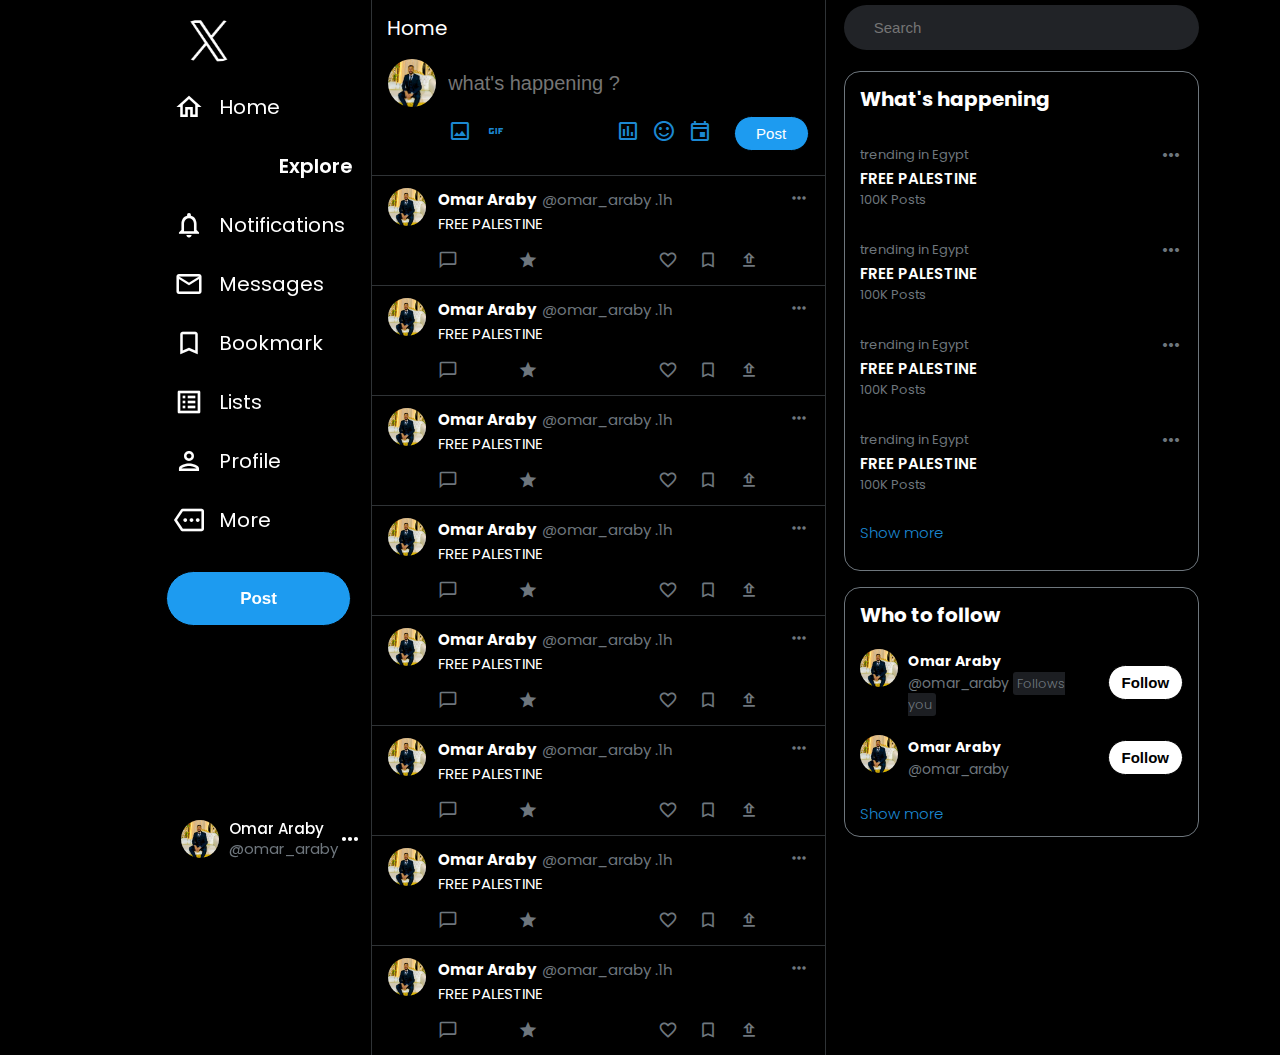
<file: X Clone/index.html>
<!DOCTYPE html>
<html lang="en">
<head>
    <meta charset="UTF-8">
    <meta http-equiv="X-UA-Compatible" content="IE=edge">
    <meta name="viewport" content="width=device-width, initial-scale=1.0">
    <link href="https://fonts.googleapis.com/css?family=Material+Icons|Material+Icons+Outlined|Material+Icons+Two+Tone|Material+Icons+Round|Material+Icons+Sharp" rel="stylesheet">
    <link rel="stylesheet" href="style.css">
    <link rel="icon" type="image/x-icon" href="images/favicon.png">
    <link href="">
    <title>X Clone</title>
</head>
<body>
    <header>
        <div class="nav-links">
            <a href="">
                <img class="logo" src="images/twitter-x.jpeg" alt="X Logo">
            </a>
              <a href="">
                <i class="material-icons-outlined">home</i>
                <span>Home</span>
            </a>
            </a>
              <a href="">
                <i class="material-icons-outlined">tag</i>
                <span style="font-weight: 600;">Explore</span>
            </a>
            <a href="">
                <i class="material-icons-outlined">notifications</i>
                <span>Notifications</span>
            </a>
            <a href="">
                <i class="material-icons-outlined">email</i>
                <span>Messages</span>
            </a>
            <a href="">
                <i class="material-icons-outlined">bookmark_border</i>
                <span>Bookmark</span>
            </a>
            <a href="">
                <i class="material-icons-outlined">list_alt</i>
                <span>Lists</span>
            </a>
            <a href="">
                <i class="material-icons-outlined">person</i>
                <span>Profile</span>
            </a>
            <a href="">
                <i class="material-icons-outlined">more</i>
                <span>More</span>
            </a>
            <button class="tweet-button">
                Post
            </button>
        </div>
        <div class="main-account">
            <a href="">
                <img class="tweet-img" src="images/profile.jpeg" alt="profile_image">
                <div class="account-details">
                    <span class="account-name">Omar Araby</span>
                    <span class="account-handle">@omar_araby</span>
                </div>
                <i class="material-icons-outlined">more_horiz</i>
            </a>
        </div>
    </header>

    <main>
        <div class="main-flex">
            <div class="main-feed">
                <div class="home-bar">
                    <span>Home</span>
                    <i class="material-icons-outlined">auto_awesome</i>
                </div>
                <div class="new-tweet">
                    <img class="tweet-img" src="images/profile.jpeg" alt="profile_image">
                    <div class="new-tweet-details">
                        <input type="text" name="" placeholder="what's happening ?">
                        <div class="new-tweet-actions">
                            <ul>
                                <li>
                                    <i class="material-icons-outlined">image</i>
                                </li>
                                 <li>
                                    <i class="material-icons-outlined">gif_box</i>
                                </li>
                                 <li>
                                    <i class="material-icons-outlined">poll</i>
                                </li>
                                 <li>
                                    <i class="material-icons-outlined">sentiment_satisfied</i>
                                </li>
                                 <li>
                                    <i class="material-icons-outlined">event</i>
                                </li>
                            </ul>
                            <button class="tweet-button">Post</button>
                        </div>
                    </div>
                </div>
                <div class="feed-tweet">
                    <img class="tweet-img" src="images/profile.jpeg" alt="profile_image">
                    <div class="feed-tweet-details">
                        <div class="tweeter-details">
                            <a class="tweeter-name">
                                Omar Araby
                                <span class="tweeter-handle">@omar_araby .1h</span>
                            </a>
                            <i class="material-icons-outlined">more_horiz</i>
                        </div>
                        <div class="tweet-text">
                            <p>FREE PALESTINE</p>
                        </div>
                        <div class="tweet-icons">
                            <i class="material-icons-outlined">chat_bubble_outline</i>
                            <i class="material-icons-outlined">restart_alt</i>
                            <i class="material-icons-outlined">favorite_border</i>
                            <i class="material-icons-outlined">bookmark_border</i>
                            <i class="material-icons-outlined">upload</i>
                        </div>
                    </div>
                </div>
                <div class="feed-tweet">
                    <img class="tweet-img" src="images/profile.jpeg" alt="profile_image">
                    <div class="feed-tweet-details">
                        <div class="tweeter-details">
                            <a class="tweeter-name">
                                Omar Araby
                                <span class="tweeter-handle">@omar_araby .1h</span>
                            </a>
                            <i class="material-icons-outlined">more_horiz</i>
                        </div>
                        <div class="tweet-text">
                            <p>FREE PALESTINE</p>
                        </div>
                        <div class="tweet-icons">
                            <i class="material-icons-outlined">chat_bubble_outline</i>
                            <i class="material-icons-outlined">restart_alt</i>
                            <i class="material-icons-outlined">favorite_border</i>
                            <i class="material-icons-outlined">bookmark_border</i>
                            <i class="material-icons-outlined">upload</i>
                        </div>
                    </div>
                </div>
                <div class="feed-tweet">
                    <img class="tweet-img" src="images/profile.jpeg" alt="profile_image">
                    <div class="feed-tweet-details">
                        <div class="tweeter-details">
                            <a class="tweeter-name">
                                Omar Araby
                                <span class="tweeter-handle">@omar_araby .1h</span>
                            </a>
                            <i class="material-icons-outlined">more_horiz</i>
                        </div>
                        <div class="tweet-text">
                            <p>FREE PALESTINE</p>
                        </div>
                        <div class="tweet-icons">
                            <i class="material-icons-outlined">chat_bubble_outline</i>
                            <i class="material-icons-outlined">restart_alt</i>
                            <i class="material-icons-outlined">favorite_border</i>
                            <i class="material-icons-outlined">bookmark_border</i>
                            <i class="material-icons-outlined">upload</i>
                        </div>
                    </div>
                </div>
                <div class="feed-tweet">
                    <img class="tweet-img" src="images/profile.jpeg" alt="profile_image">
                    <div class="feed-tweet-details">
                        <div class="tweeter-details">
                            <a class="tweeter-name">
                                Omar Araby
                                <span class="tweeter-handle">@omar_araby .1h</span>
                            </a>
                            <i class="material-icons-outlined">more_horiz</i>
                        </div>
                        <div class="tweet-text">
                            <p>FREE PALESTINE</p>
                        </div>
                        <div class="tweet-icons">
                            <i class="material-icons-outlined">chat_bubble_outline</i>
                            <i class="material-icons-outlined">restart_alt</i>
                            <i class="material-icons-outlined">favorite_border</i>
                            <i class="material-icons-outlined">bookmark_border</i>
                            <i class="material-icons-outlined">upload</i>
                        </div>
                    </div>
                </div>
                <div class="feed-tweet">
                    <img class="tweet-img" src="images/profile.jpeg" alt="profile_image">
                    <div class="feed-tweet-details">
                        <div class="tweeter-details">
                            <a class="tweeter-name">
                                Omar Araby
                                <span class="tweeter-handle">@omar_araby .1h</span>
                            </a>
                            <i class="material-icons-outlined">more_horiz</i>
                        </div>
                        <div class="tweet-text">
                            <p>FREE PALESTINE</p>
                        </div>
                        <div class="tweet-icons">
                            <i class="material-icons-outlined">chat_bubble_outline</i>
                            <i class="material-icons-outlined">restart_alt</i>
                            <i class="material-icons-outlined">favorite_border</i>
                            <i class="material-icons-outlined">bookmark_border</i>
                            <i class="material-icons-outlined">upload</i>
                        </div>
                    </div>
                </div>
                <div class="feed-tweet">
                    <img class="tweet-img" src="images/profile.jpeg" alt="profile_image">
                    <div class="feed-tweet-details">
                        <div class="tweeter-details">
                            <a class="tweeter-name">
                                Omar Araby
                                <span class="tweeter-handle">@omar_araby .1h</span>
                            </a>
                            <i class="material-icons-outlined">more_horiz</i>
                        </div>
                        <div class="tweet-text">
                            <p>FREE PALESTINE</p>
                        </div>
                        <div class="tweet-icons">
                            <i class="material-icons-outlined">chat_bubble_outline</i>
                            <i class="material-icons-outlined">restart_alt</i>
                            <i class="material-icons-outlined">favorite_border</i>
                            <i class="material-icons-outlined">bookmark_border</i>
                            <i class="material-icons-outlined">upload</i>
                        </div>
                    </div>
                </div>
                <div class="feed-tweet">
                    <img class="tweet-img" src="images/profile.jpeg" alt="profile_image">
                    <div class="feed-tweet-details">
                        <div class="tweeter-details">
                            <a class="tweeter-name">
                                Omar Araby
                                <span class="tweeter-handle">@omar_araby .1h</span>
                            </a>
                            <i class="material-icons-outlined">more_horiz</i>
                        </div>
                        <div class="tweet-text">
                            <p>FREE PALESTINE</p>
                        </div>
                        <div class="tweet-icons">
                            <i class="material-icons-outlined">chat_bubble_outline</i>
                            <i class="material-icons-outlined">restart_alt</i>
                            <i class="material-icons-outlined">favorite_border</i>
                            <i class="material-icons-outlined">bookmark_border</i>
                            <i class="material-icons-outlined">upload</i>
                        </div>
                    </div>
                </div>
                <div class="feed-tweet">
                    <img class="tweet-img" src="images/profile.jpeg" alt="profile_image">
                    <div class="feed-tweet-details">
                        <div class="tweeter-details">
                            <a class="tweeter-name">
                                Omar Araby
                                <span class="tweeter-handle">@omar_araby .1h</span>
                            </a>
                            <i class="material-icons-outlined">more_horiz</i>
                        </div>
                        <div class="tweet-text">
                            <p>FREE PALESTINE</p>
                        </div>
                        <div class="tweet-icons">
                            <i class="material-icons-outlined">chat_bubble_outline</i>
                            <i class="material-icons-outlined">restart_alt</i>
                            <i class="material-icons-outlined">favorite_border</i>
                            <i class="material-icons-outlined">bookmark_border</i>
                            <i class="material-icons-outlined">upload</i>
                        </div>
                    </div>
                </div>

            </div>
            <div class="side-feed">
                <div class="search">
                    <input type="text" name="" placeholder="Search">
                </div>
                <div class="trending">
                    <h1 class="h1-tittle">What's happening</h1>
                    <div class="trending-item">
                        <div class="item-category">
                            <span>trending in Egypt</span>
                            <i class="material-icons-outlined">more_horiz</i>
                        </div>
                        <p>FREE PALESTINE</p>
                        <span>100K Posts</span>
                    </div>
                    <div class="trending-item">
                        <div class="item-category">
                            <span>trending in Egypt</span>
                            <i class="material-icons-outlined">more_horiz</i>
                        </div>
                        <p>FREE PALESTINE</p>
                        <span>100K Posts</span>
                    </div>
                    <div class="trending-item">
                        <div class="item-category">
                            <span>trending in Egypt</span>
                            <i class="material-icons-outlined">more_horiz</i>
                        </div>
                        <p>FREE PALESTINE</p>
                        <span>100K Posts</span>
                    </div>


                    <div class="trending-item">
                        <div class="item-category">
                            <span>trending in Egypt</span>
                            <i class="material-icons-outlined">more_horiz</i>
                        </div>
                        <p>FREE PALESTINE</p>
                        <span>100K Posts</span>
                    </div>
                    <a href="" class="show-more">Show more</a>
                </div>

                <div class="follow">
                    <h1 class="h1-tittle">Who to follow</h1>
                    <div class="follow-profile">
                        <div class="follow-container">
                            <img class="tweet-img" src="images/profile.jpeg" alt="profile_image">
                            <div class="follow-details">
                                <a href="">Omar Araby</a>
                                <span>@omar_araby <span id="follows">Follows you</span></span>
                            </div>
                        </div>
                        <button class="tweet-button">Follow</button>
                    </div>
                    <div class="follow-profile">
                        <div class="follow-container">
                            <img class="tweet-img" src="images/profile.jpeg" alt="profile_image">
                            <div class="follow-details">
                                <a href="">Omar Araby</a>
                                <span>@omar_araby</span>
                            </div>
                        </div>
                        <button class="tweet-button">Follow</button>
                    </div>
                    <a href="" class="show-more">Show more</a>
                </div>
            </div>
        </div>

    </main>


</body>
</html>
</file>
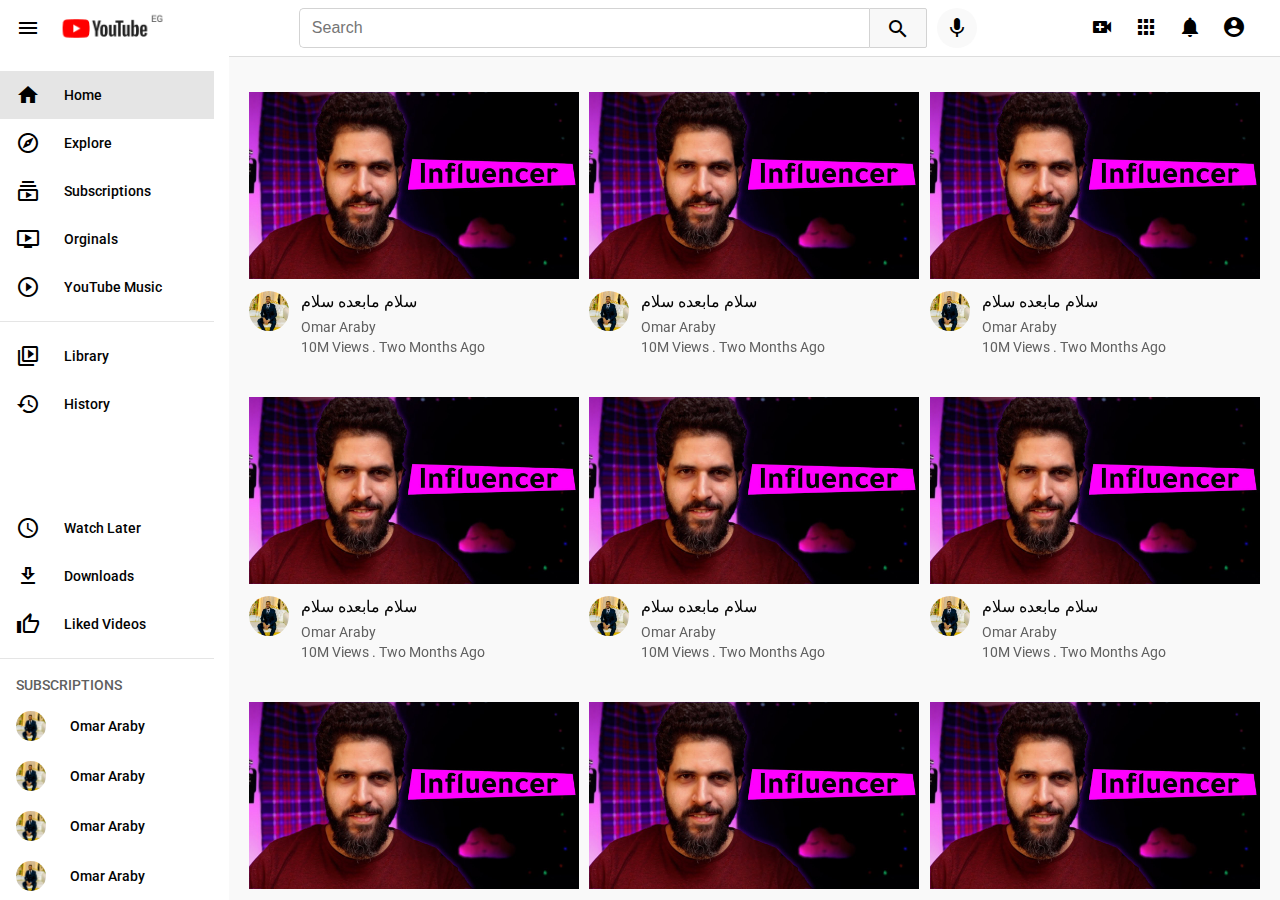
<file: YouTube Clone/index.html>
<!DOCTYPE html>
<html lang="en">
<head>
    <meta charset="UTF-8">
    <meta http-equiv="X-UA-Compatible" content="IE=edge">
    <meta name="viewport" content="width=device-width, initial-scale=1.0">
    <link href="https://fonts.googleapis.com/css?family=Material+Icons|Material+Icons+Outlined|Material+Icons+Two+Tone|Material+Icons+Round|Material+Icons+Sharp" rel="stylesheet">
    <link rel="stylesheet" href="style.css">
    <title>Youtube Clone</title>
</head>
<body>
    <header>
        <div class="left-section">
            <i class="material-icons logo">menu</i>
            <img src="images/youtube-logo.png">


        </div>


        <div class="mid-section">
            <form action="">
                <input type="text" placeholder="Search">
                <button><i class="material-icons">search</i></button>
            </form>
            <i class="material-icons mic">mic</i>
        </div>
        <div class="right-section">
            <a href=""><i class="material-icons">video_call</i></a>
            <a href=""><i class="material-icons">apps</i></a>
            <a href=""><i class="material-icons">notifications</i></a>
            <a href=""><i class="material-icons">account_circle</i></a>
        </div>
    </header>

    <div class="content-area">
        <aside>
            <nav>
                <a href=""  class="nav-link active">
                    <i class="material-icons">home</i>
                    <span id="active-span">Home</span>
                </a>
                <a href=""  class="nav-link">
                    <i class="material-icons-outlined">explore</i>
                    <span>Explore</span>
                </a>
                    <a href=""  class="nav-link">
                    <i class="material-icons-outlined">subscriptions</i>
                    <span>Subscriptions</span>
                </a>
                    <a href=""  class="nav-link">
                    <i class="material-icons-outlined">ondemand_video</i>
                    <span>Orginals</span>
                </a>
                    <a href=""  class="nav-link">
                    <i class="material-icons">play_circle_outline</i>
                    <span>YouTube Music</span>
                </a>
                <hr>
                <a href=""  class="nav-link">
                    <i class="material-icons-outlined">video_library</i>
                    <span>Library</span>
                </a>
                <a href=""  class="nav-link">
                    <i class="material-icons">history</i>
                    <span>History</span>
                </a>
                <a href=""  class="nav-link">
                    <i class="material-icons-outlined">smart_display</i>
                    <span>Your Videos</span>
                </a>
                <a href=""  class="nav-link">
                    <i class="material-icons-outlined">watch_later</i>
                    <span>Watch Later </span>
                </a>
                <a href=""  class="nav-link">
                    <i class="material-icons-outlined">download</i>
                    <span>Downloads</span>
                </a>
                <a href=""  class="nav-link">
                    <i class="material-icons-outlined">thumb_up</i>
                    <span>Liked Videos</span>
                </a>
                <hr>
                <p>Subscriptions</p>
                <a href=""  class="nav-link">
                    <img class="channel-img" src="images/profile.jpeg">
                    <span>Omar Araby</span>
                </a>
                <a href=""  class="nav-link">
                    <img class="channel-img" src="images/profile.jpeg">
                    <span>Omar Araby</span>
                </a>
                <a href=""  class="nav-link">
                    <img class="channel-img" src="images/profile.jpeg">
                    <span>Omar Araby</span>
                </a>
                <a href=""  class="nav-link">
                    <img class="channel-img" src="images/profile.jpeg">
                    <span>Omar Araby</span>
                </a>
                <a href=""  class="nav-link">
                    <img class="channel-img" src="images/profile.jpeg">
                    <span>Omar Araby</span>
                </a>
            </nav>
        </aside>

        <main>
            <div class="videos-container">
                <div class="video">
                    <div class="thumbnail">
                        <img src="images/video1.jpeg">
                    </div>
                    <div class="video-details">
                        <div class="creator-img">
                            <img src="images/profile.jpeg">
                        </div>
                        <div class="title">
                            <a href="" class="video-title">
                                سلام مابعده سلام
                            </a>
                            <a href="" class="video-creator">
                                Omar Araby
                            </a>
                            <span>10M Views . Two Months Ago</span>
                        </div>
                    </div>
                </div>
                <div class="video">
                    <div class="thumbnail">
                        <img src="images/video1.jpeg">
                    </div>
                    <div class="video-details">
                        <div class="creator-img">
                            <img src="images/profile.jpeg">
                        </div>
                        <div class="title">
                            <a href="" class="video-title">
                                سلام مابعده سلام
                            </a>
                            <a href="" class="video-creator">
                                Omar Araby
                            </a>
                            <span>10M Views . Two Months Ago</span>
                        </div>
                    </div>
                </div>
                <div class="video">
                    <div class="thumbnail">
                        <img src="images/video1.jpeg">
                    </div>
                    <div class="video-details">
                        <div class="creator-img">
                            <img src="images/profile.jpeg">
                        </div>
                        <div class="title">
                            <a href="" class="video-title">
                                سلام مابعده سلام
                            </a>
                            <a href="" class="video-creator">
                                Omar Araby
                            </a>
                            <span>10M Views . Two Months Ago</span>
                        </div>
                    </div>
                </div>
                <div class="video">
                    <div class="thumbnail">
                        <img src="images/video1.jpeg">
                    </div>
                    <div class="video-details">
                        <div class="creator-img">
                            <img src="images/profile.jpeg">
                        </div>
                        <div class="title">
                            <a href="" class="video-title">
                                سلام مابعده سلام
                            </a>
                            <a href="" class="video-creator">
                                Omar Araby
                            </a>
                            <span>10M Views . Two Months Ago</span>
                        </div>
                    </div>
                </div>
                <div class="video">
                    <div class="thumbnail">
                        <img src="images/video1.jpeg">
                    </div>
                    <div class="video-details">
                        <div class="creator-img">
                            <img src="images/profile.jpeg">
                        </div>
                        <div class="title">
                            <a href="" class="video-title">
                                سلام مابعده سلام
                            </a>
                            <a href="" class="video-creator">
                                Omar Araby
                            </a>
                            <span>10M Views . Two Months Ago</span>
                        </div>
                    </div>
                </div>
                <div class="video">
                    <div class="thumbnail">
                        <img src="images/video1.jpeg">
                    </div>
                    <div class="video-details">
                        <div class="creator-img">
                            <img src="images/profile.jpeg">
                        </div>
                        <div class="title">
                            <a href="" class="video-title">
                                سلام مابعده سلام
                            </a>
                            <a href="" class="video-creator">
                                Omar Araby
                            </a>
                            <span>10M Views . Two Months Ago</span>
                        </div>
                    </div>
                </div>
                <div class="video">
                    <div class="thumbnail">
                        <img src="images/video1.jpeg">
                    </div>
                    <div class="video-details">
                        <div class="creator-img">
                            <img src="images/profile.jpeg">
                        </div>
                        <div class="title">
                            <a href="" class="video-title">
                                سلام مابعده سلام
                            </a>
                            <a href="" class="video-creator">
                                Omar Araby
                            </a>
                            <span>10M Views . Two Months Ago</span>
                        </div>
                    </div>
                </div>
                <div class="video">
                    <div class="thumbnail">
                        <img src="images/video1.jpeg">
                    </div>
                    <div class="video-details">
                        <div class="creator-img">
                            <img src="images/profile.jpeg">
                        </div>
                        <div class="title">
                            <a href="" class="video-title">
                                سلام مابعده سلام
                            </a>
                            <a href="" class="video-creator">
                                Omar Araby
                            </a>
                            <span>10M Views . Two Months Ago</span>
                        </div>
                    </div>
                </div>
                <div class="video">
                    <div class="thumbnail">
                        <img src="images/video1.jpeg">
                    </div>
                    <div class="video-details">
                        <div class="creator-img">
                            <img src="images/profile.jpeg">
                        </div>
                        <div class="title">
                            <a href="" class="video-title">
                                سلام مابعده سلام
                            </a>
                            <a href="" class="video-creator">
                                Omar Araby
                            </a>
                            <span>10M Views . Two Months Ago</span>
                        </div>
                    </div>
                </div>
                <div class="video">
                    <div class="thumbnail">
                        <img src="images/video1.jpeg">
                    </div>
                    <div class="video-details">
                        <div class="creator-img">
                            <img src="images/profile.jpeg">
                        </div>
                        <div class="title">
                            <a href="" class="video-title">
                                سلام مابعده سلام
                            </a>
                            <a href="" class="video-creator">
                                Omar Araby
                            </a>
                            <span>10M Views . Two Months Ago</span>
                        </div>
                    </div>
                </div>
                <div class="video">
                    <div class="thumbnail">
                        <img src="images/video1.jpeg">
                    </div>
                    <div class="video-details">
                        <div class="creator-img">
                            <img src="images/profile.jpeg">
                        </div>
                        <div class="title">
                            <a href="" class="video-title">
                                سلام مابعده سلام
                            </a>
                            <a href="" class="video-creator">
                                Omar Araby
                            </a>
                            <span>10M Views . Two Months Ago</span>
                        </div>
                    </div>
                </div>
                <div class="video">
                    <div class="thumbnail">
                        <img src="images/video1.jpeg">
                    </div>
                    <div class="video-details">
                        <div class="creator-img">
                            <img src="images/profile.jpeg">
                        </div>
                        <div class="title">
                            <a href="" class="video-title">
                                سلام مابعده سلام
                            </a>
                            <a href="" class="video-creator">
                                Omar Araby
                            </a>
                            <span>10M Views . Two Months Ago</span>
                        </div>
                    </div>
                </div>
                <div class="video">
                    <div class="thumbnail">
                        <img src="images/video1.jpeg">
                    </div>
                    <div class="video-details">
                        <div class="creator-img">
                            <img src="images/profile.jpeg">
                        </div>
                        <div class="title">
                            <a href="" class="video-title">
                                سلام مابعده سلام
                            </a>
                            <a href="" class="video-creator">
                                Omar Araby
                            </a>
                            <span>10M Views . Two Months Ago</span>
                        </div>
                    </div>
                </div>
                <div class="video">
                    <div class="thumbnail">
                        <img src="images/video1.jpeg">
                    </div>
                    <div class="video-details">
                        <div class="creator-img">
                            <img src="images/profile.jpeg">
                        </div>
                        <div class="title">
                            <a href="" class="video-title">
                                سلام مابعده سلام
                            </a>
                            <a href="" class="video-creator">
                                Omar Araby
                            </a>
                            <span>10M Views . Two Months Ago</span>
                        </div>
                    </div>
                </div>
                <div class="video">
                    <div class="thumbnail">
                        <img src="images/video1.jpeg">
                    </div>
                    <div class="video-details">
                        <div class="creator-img">
                            <img src="images/profile.jpeg">
                        </div>
                        <div class="title">
                            <a href="" class="video-title">
                                سلام مابعده سلام
                            </a>
                            <a href="" class="video-creator">
                                Omar Araby
                            </a>
                            <span>10M Views . Two Months Ago</span>
                        </div>
                    </div>
                </div>
                <div class="video">
                    <div class="thumbnail">
                        <img src="images/video1.jpeg">
                    </div>
                    <div class="video-details">
                        <div class="creator-img">
                            <img src="images/profile.jpeg">
                        </div>
                        <div class="title">
                            <a href="" class="video-title">
                                سلام مابعده سلام
                            </a>
                            <a href="" class="video-creator">
                                Omar Araby
                            </a>
                            <span>10M Views . Two Months Ago</span>
                        </div>
                    </div>
                </div>
            </div>

        </main>

    </div>



    
</body>
</html>
</file>
<file: X Clone/style.css>
@import url('https://fonts.googleapis.com/css2?family=Poppins:ital,wght@0,100;0,200;0,300;0,400;0,500;0,600;0,700;0,800;0,900;1,100;1,200;1,300;1,400;1,500;1,600;1,700;1,800;1,900&display=swap');
* {
    margin : 0;
    padding: 0;
    box-sizing: border-box;
}

html {
    font-size: 10px;
}

body {
    font-family: "Poppins",ans-serif;
}

body {
    background-color: black;
}

a {
    text-decoration: none;
    color: white;
    font-size: 1.5rem;
    font-weight: 400;
    line-height: 24px;
}

header {
    display: flex;
    flex-direction: column;
    justify-content: space-between;
    padding: 10px 0 10px 13%;
    width: 29%;
    height: 100%;
    position: fixed;
}
.logo {
    width: 70px;
    height: 45px;
    border-radius: 50%;
}

.nav-links {
    display: flex;
    flex-direction: column;
    width: 100%;
    height: 70%;
    justify-content: space-between;

}
.nav-links a {
    display: flex;
    align-items: center;
    font-size: 2rem;
    padding: 8px 25px 8px 8px;
    width: fit-content;
}

.nav-links a i {
    font-size: 3rem;
    margin-right: 15px;
}
.nav-links a:not(:first-child):hover , .main-account a:hover  {
    background-color: rgb(47, 51, 54, 1.0);
    border-radius: 9999px;
}

.nav-links a:first-child {
    padding: 8px 8px;
}

.nav-links a:first-child i {
    margin: 0;
}

.tweet-button {
    background-color: rgb(29, 155, 240, 1.0);
    width: 90%;
    height: 55px;
    border-radius: 9999px;
    margin-top: 15px;
    cursor: pointer;
    font-size: 1.7rem;
    color: white;
    font-weight: 700;
    border: 1px solid black;
    transition-duration: 0.3s;
}

.tweet-button:hover {
    background-color: rgba(29, 155, 240, 0.9);
}


.main-account {
    width: 100%;
    height: 30%;
    padding-top: 185px;
}
.main-account a {
    display: flex;
    justify-content: space-between;
    align-items: center;
    padding: 8px 10px 8px 15px;
    margin-right: 10px;
}

.tweet-img {
    width: 38px;
    height: 38px;
    border-radius: 50%;
}
.account-details {
    display: flex;
    flex-direction: column;
    flex-basis: 70%;
    margin-left: 10px;
    font-size: 1.5rem;
    line-height: 20px;
}

.account-name {
    font-weight: 500;
}
.account-handle {
    color: rgb(110, 118, 125, 1.0);
}

main {
    width: 71%;
    height: 100%;
    margin-left: 29%;

}

.main-flex {
    display: flex;
    width: 100%;
}

.main-feed {
    width: 50%;
    border-left: 1px solid rgb(47, 51, 54, 1.0);
    border-right: 1px solid rgb(47, 51, 54, 1.0);
}

.home-bar {
    color: white;
    display: flex;
    justify-content: space-between;
    align-items: center;
    height: 55px;
    width: 100%;
    font-size: 2rem;
    font-weight: 400;
    padding: 0 15px;
    position: sticky;
    top: 0;
    background-color: black;
}
.new-tweet {
    display: flex;
    width: 100%;
    height: 120px;
    padding: 4px 16px;
}

.new-tweet .tweet-img {
    width: 48px;
    height: 48px;
    cursor: pointer;
}
.new-tweet-details {
    display: flex;
    flex-direction: column;
    justify-content: space-evenly;
    padding-top: 4px;
    width: 100%;
    margin-left: 12px;
}
.new-tweet-actions {
    display: flex;
    justify-content: space-between;
    align-items: center;
    height: 60px;
    width: 100%;
}
.new-tweet-actions ul {
    display: flex;
    list-style: none;

}

.new-tweet-details input {
    background-color: black;
    font-size: 2rem;
    border: none;
    width: 100%;
    height: 24px;
    outline: none;
}

.new-tweet-actions ul li {
    margin-right: 12px;
    color: #1c88d2;
    cursor: pointer;
}

.new-tweet-actions .tweet-button {
    width: 75px;
    height: 35px;
    margin: 0;
    font-weight: 400;
    font-size: 1.5rem;
}

.feed-tweet {
    display: flex;
    width: 100%;
    min-height: 100px;
    padding: 12px 16px 0 16px;
    border-top: 1px solid rgb(47, 51, 54, 1.0);
    cursor: pointer;
}

.feed-tweet-details {
    display: flex;
    flex-direction: column;
    width: 100%;
    margin-left: 12px;
}

.feed-tweet i {
    color: rgb(110, 118, 125, 1.0);
    font-size: 2rem;
}

.tweeter-details {
    display: flex;
    align-items: flex-start;
    justify-content: space-between;
    font-size: 1.5rem;
}

.tweeter-details a {
    font-weight: 700;
}
.tweeter-details span {
    color: rgb(110, 118, 125, 1.0);
    font-size: 1.5rem;
    font-weight: 400;
    margin-left: 3px;
}
.tweet-text {
    color: white;
    font-size: 1.5rem;
    width: 100%;
}

.tweet-icons {
    display: flex;
    justify-content: space-between;
    width: 100%;
    margin: 15px 0;
    padding-right: 50px;
}


.side-feed {
    width: 50%;
    padding: 0 2%;
}
.search {
    display: flex;
    height: 55px;
    max-width: 355px;
    position: sticky;
    top: 0;
    padding-top: 5px;
    background-color: black;
}
.search input {
    background-color: #212327;
    border-radius: 9999px;
    height: 45px;
    width: 100%;
    border: none;
    padding-left: 30px;
    font-size: 1.5rem;
    color: white;
    line-height: 20px;
    font-weight: 400;
}
.trending {
    display: flex;
    flex-direction: column;
    height: 500px;
    max-width: 355px;
    border-radius: 16px;
    background-color: black;
    margin-top: 16px;
    border: 1px solid rgb(110, 118, 125, 1.0);
}
.h1-tittle {
    color: white;
    font-size: 2rem;
    font-weight: 700;
    line-height: 24px;
    padding: 15px 15px;
}
.trending-item {
    display: flex;
    flex-direction: column;
    justify-content: center;
    width: 100%;
    height: 90px;
    margin-top: 5px;
    padding: 0 15px;
    color: rgb(110, 118, 125, 1.0);
    font-size: 1.5rem;
    font-weight: 600;
}
.item-category {
    display: flex;
    align-items: center;
    justify-content: space-between;
}
.trending span {
    font-size: 1.3rem;
    font-weight: 400;
}
.trending-item p {
    color: white;
}
.trending-item:hover , .show-more:hover , .follow-profile:hover {
    background-color: #1c1e22;
    cursor: pointer;
    border-radius: 16px;
}
.show-more {
    display: flex;
    align-items: center;
    color: #1c88d2;
    font-size: 1.5rem;
    font-weight: 300;
    width: 100%;
    padding: 15px 15px;
}

.follow {
    display: flex;
    flex-direction: column;
    height: 250px;
    max-width: 355px;
    background-color: black;
    margin-top: 16px;
    border-radius: 16px;
    border: 1px solid rgb(110, 118, 125, 1.0);
}
.follow-profile {
    display: flex;
    align-items: center;
    justify-content: space-between;
    width: 100%;
    height: 70px;
    margin-top: 5px;
    padding: 30px 15px;
}
.follow-details {
    display: flex;
    flex-direction: column;
    margin-left: 10px;

}
.follow-details a {
    font-size: 1.4rem;
    font-weight: 700;
}

.follow-details a:hover {
    text-decoration: underline;
}

.follow-details span {
    color: rgb(110, 118, 125, 1.0);
    font-size: 1.4rem;
    font-weight: 400;
}
.follow-profile .tweet-button {
    background-color: white;
    color: black;
    width: 75px;
    height: 35px;
    font-weight: 600;
    margin: 0 0 0 12px;
    font-size: 1.5rem;
}

#follows {
    font-size: 1.3rem;
    font-weight: 300;
    background-color: #1c1e22;
    border-radius: 3px;
    padding: 2px 4px;
}

.follow .show-more {
    padding: 10px 15px;
}
.follow-container {
    display: flex;
    justify-content: space-between;
}

@media screen and (max-width: 1260px) {
    header {
        width: 10%;
        padding: 10px 0;
    }

    main {
        margin-left: 10%;
    }
    header span {
        display: none;
    }
    header .tweet-button {
        width: 55px;
        border-radius: 50%;
        font-size: 1.4rem;
    }
    header .main-account {
        display: flex;
        justify-content: center;
    }
    header .main-account i {
        display: none;
    }
    header .account-details {
        display: none;
    }
    .nav-links {
        align-items: center;
    }
    .nav-links a i {
        margin-right: 0;
    }
    .nav-links a, .main-account a {
        padding: 10px 10px;
    }
}
</file>
<file: YouTube Clone/style.css>
@import url('https://fonts.googleapis.com/css2?family=Roboto:wght@0,100;0,200;0,300;0,400;0,500;0,600;0,700;0,800;0,900;1,100;1,200;1,300;1,400;1,500;1,600;1,700;1,800;1,900&display=swap');

* {
    margin : 0;
    padding: 0;
    box-sizing: border-box;
}

html {
    font-size: 10px;
}

body {
    font-family: "Roboto","Arial",sans-serif;
}

header{
    display: flex;
    justify-content: space-between;
    align-items: center;
    height: 56px;
    padding: 0 16px;
}
.left-section{
    display: flex;
    align-items: center;
    cursor: pointer;
}
.left-section img{
    width: 46%;
    padding-left: 16px;
}

.mid-section{
    display: flex;
    align-items: center;
    margin-left: -9%;
}

.mid-section form{
    display: flex;
    height: 40px;
    width: 628px;
}
.mid-section input{
    width: 100%;
    border-radius: 5px 0 0 5px;
    padding: 12px;
    font-size: 1.6rem;
    border: 1px solid #d3d3d3;
    border-right: none;
}

.mid-section button{
    width: 64px;
    border: 1px solid #d3d3d3;
    border-radius: 0 2px 2px 0;
    padding-top: 4px;
    background-color: #f8f8f8;
    cursor: pointer;
}
.mid-section button:hover{
    border-color: #c6c6c6;
    background-color: #f0f0f0;
}

.mid-section .mic{
    width: 40px;
    height: 40px;
    border-radius: 50%;
    background-color: #f9f9f9;
    display: flex;
    justify-content: center;
    align-items: center;
    cursor: pointer;
    margin-left: 10px;

}
.right-section a{
    padding-right: 18px;
    text-decoration: none;
    color: black;
}

.content-area{
/*    56px is the height of header tag */
    height: calc(100vh - 56px);
    display: flex;
    background-color: #f9f9f9;
}

aside {
    height: 100%;
    width: 280px;
    background-color: white;
    overflow-y: auto;
}

nav {
    width: 100%;
    display: flex;
    flex-direction: column;
    margin: 15px 0;
    padding-right: 15px;
}
.nav-link {
    display: flex;
    align-items: center;
    padding: 10px 16px;
    text-decoration: none;
    color: black;
}
.nav-link:hover {
    background-color: rgba(0, 0, 0, 0.05);
}
.nav-link span{
    margin-left: 24px;
    font-size: 1.4rem;
    line-height: 2em;
    font-weight: 500;
    color: #030303;
}
.active {
    background-color: #e5e5e5;
}
#active-span {
    font-weight: 500;
}
hr {
    height: 1px;
    background-color: #e5e5e5;
    border: none;
    margin: 10px 0;
}
nav p {
    font-size: 1.4rem;
    color: #606060;
    font-weight: 500;
    padding: 8px 16px;
    text-transform: uppercase;
}
.channel-img {
    height: 30px;
    width: 30px;
    border-radius: 50%;
}

main {
    width: 100%;
    height: 100%;
    padding: 35px 15px;
    border-top: 1px solid #ddd;
    overflow-y: auto;
}
.videos-container {
    display: flex;
    flex-direction: row;
    justify-content: space-around;
    flex-wrap: wrap;
}

.video {
    width: 330px;
    margin-bottom: 40px;
    cursor: pointer;
}
.thumbnail {
    width: 100%;
    height: 187px;
    margin-bottom: 12px;
}

.thumbnail img {
    height: 100%;
    width: 100%;
}

.video-details {
    display: flex;
}
.creator-img img {
    height: 40px;
    width: 40px;
    border-radius: 50%;
    margin-right: 12px;
}
.title {
    display: flex;
    flex-direction: column;
}
.title a {
    text-decoration: none;

}
.video-title {
    color: rgb(3, 3, 3, 1.0);
    font-size: 1.6rem;
    max-width: 278px;
    font-weight: 500;
    line-height: 2.2rem;
    margin-bottom: 4px;
    overflow: hidden;
    display: -webkit-box;
    -webkit-line-clamp: 2;
    line-clamp: 2;
    -webkit-box-orient: vertical;
}

.video-creator, .title span {
    color: rgb(96, 96, 96, 1.0);
    font-size: 1.4rem;
    line-height: 2rem;
    font-weight: 400;
}
.video-creator:hover {
    color: black;
}
</file>
